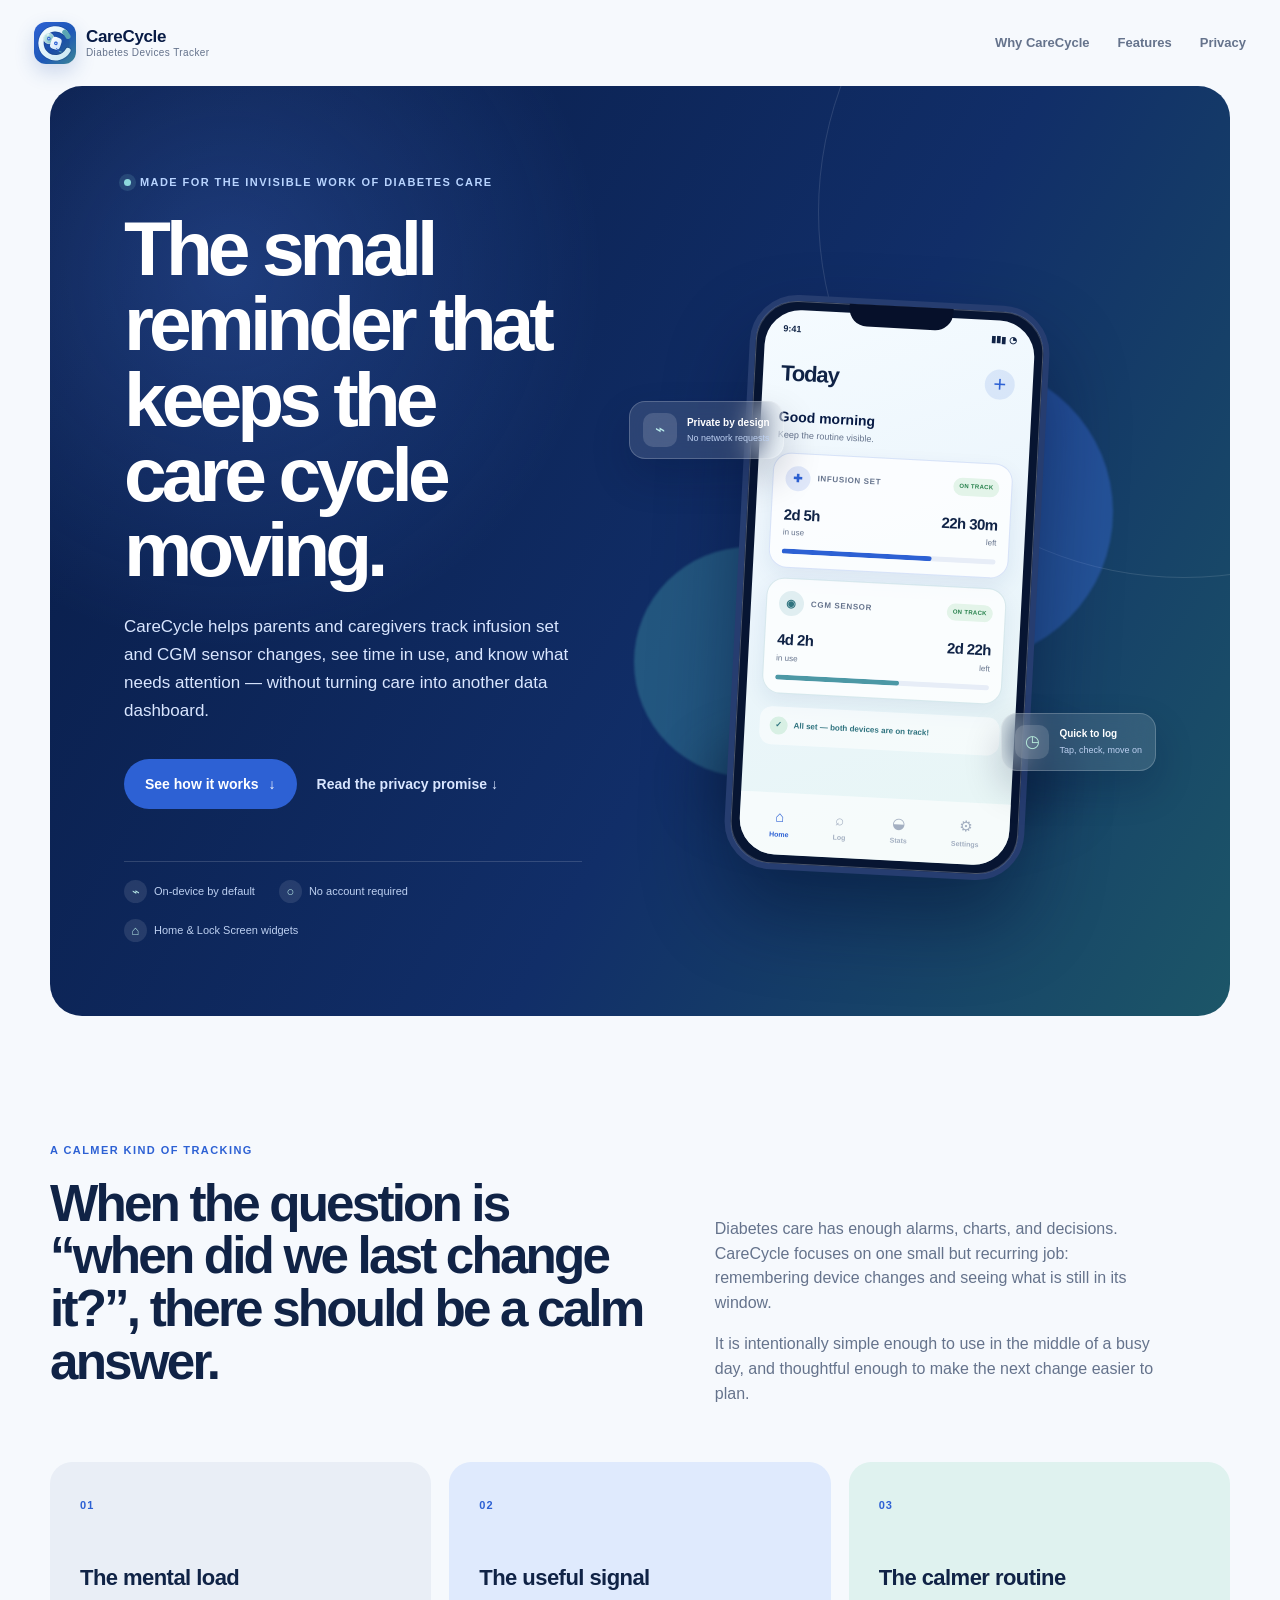
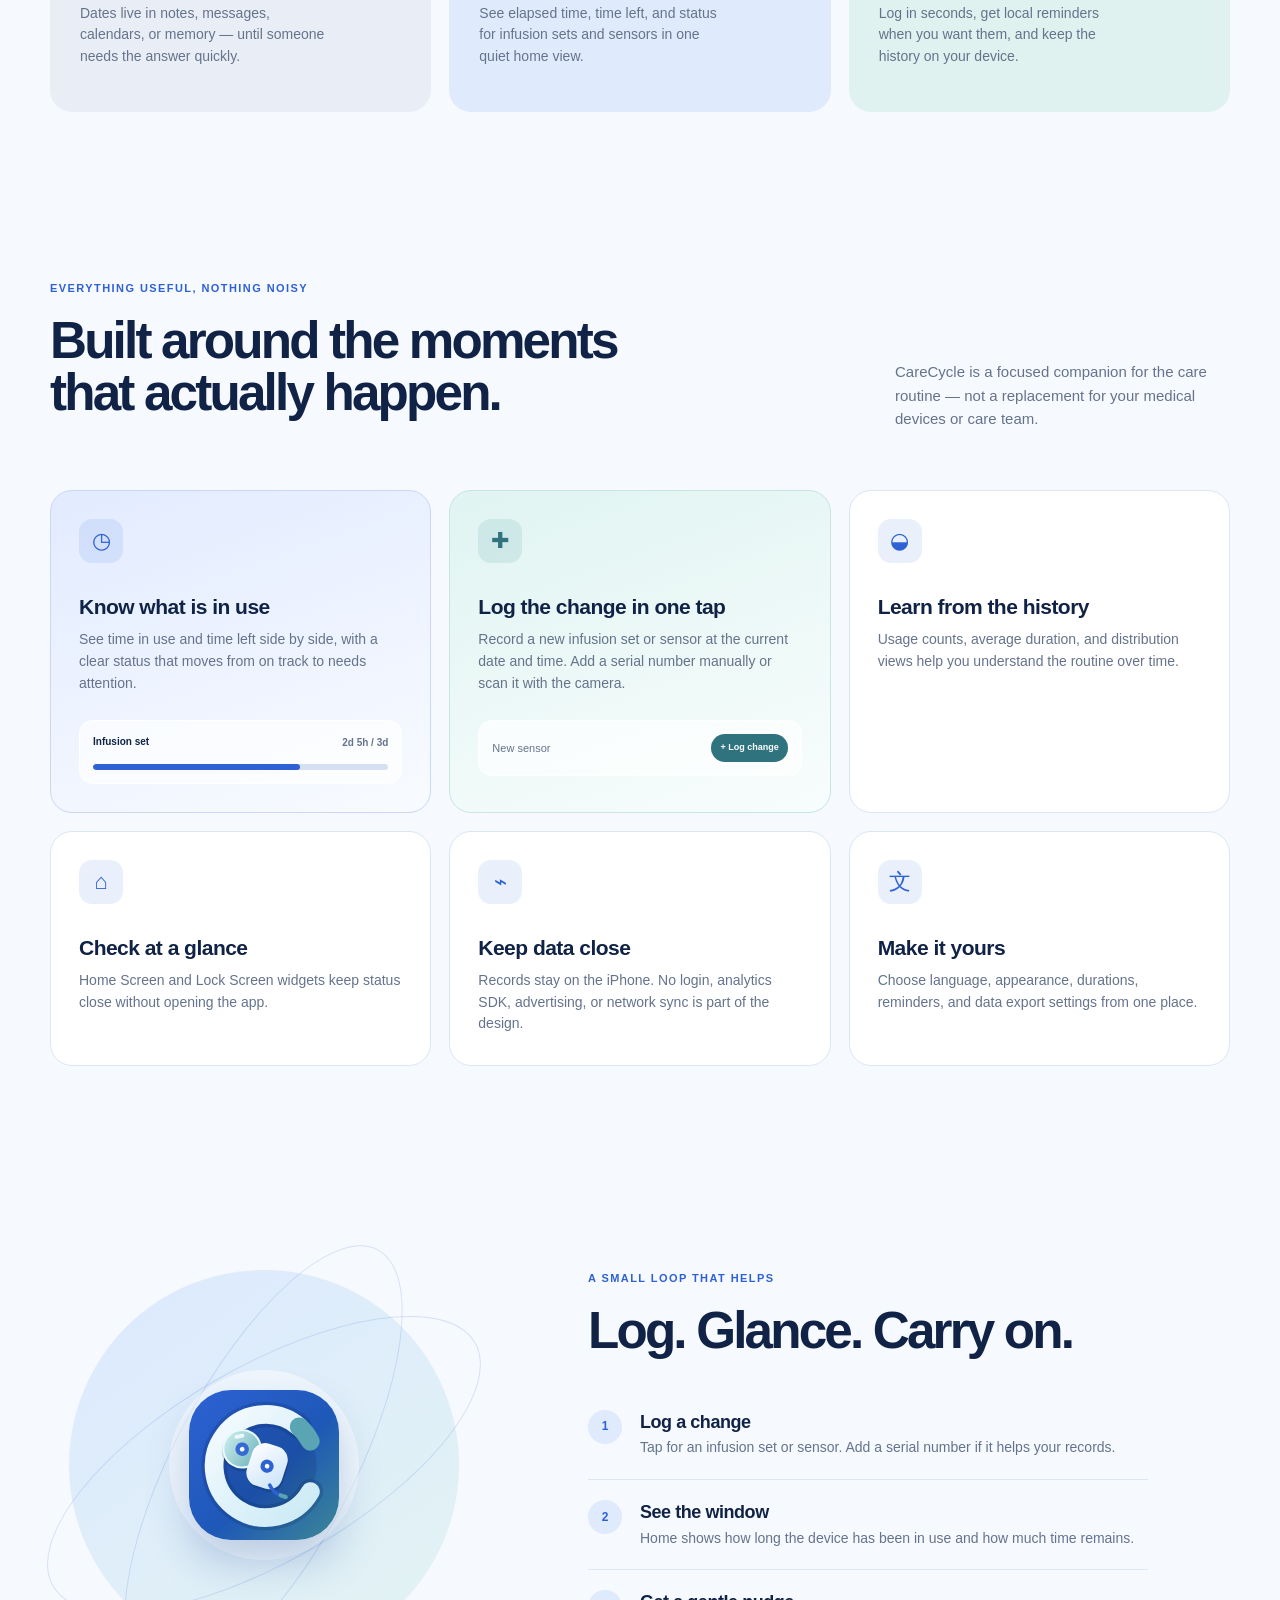
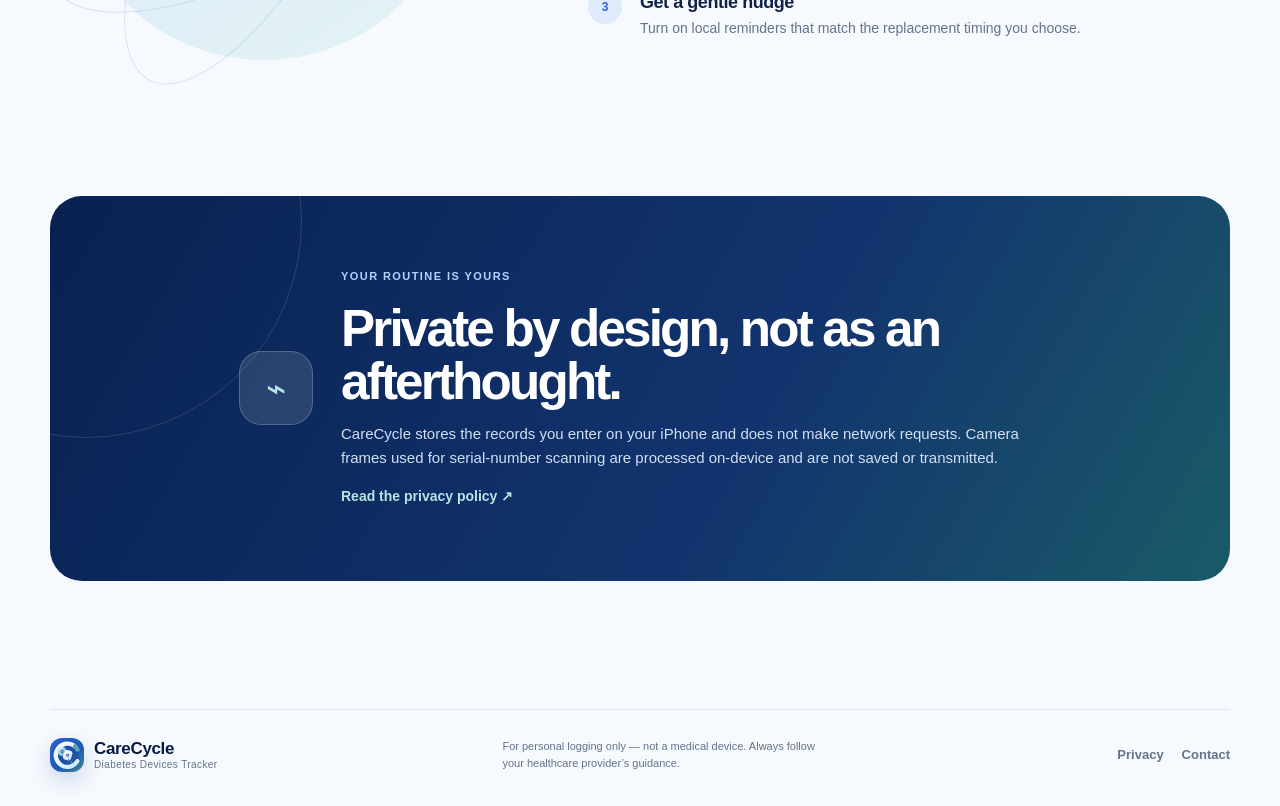
<file: docs/index.html>
<!doctype html>
<html lang="en">
<head>
  <meta charset="utf-8">
  <meta name="viewport" content="width=device-width, initial-scale=1">
  <title>CareCycle — Diabetes device tracking, kept calm</title>
  <meta name="description" content="CareCycle helps parents and caregivers track infusion set and CGM sensor changes, see time in use, and stay on top of replacement routines. Private, on-device, and built for iPhone.">
  <meta name="theme-color" content="#081B45">
  <meta property="og:type" content="website">
  <meta property="og:title" content="CareCycle — Diabetes device tracking, kept calm">
  <meta property="og:description" content="A calm, private way to track infusion set and CGM sensor changes. Built for parents and caregivers on iPhone.">
  <meta property="og:url" content="https://slopezlo.github.io/DiabetesDevicesTracker/">
  <meta property="og:image" content="https://slopezlo.github.io/DiabetesDevicesTracker/assets/carecycle-mark.png">
  <meta name="twitter:card" content="summary">
  <link rel="canonical" href="https://slopezlo.github.io/DiabetesDevicesTracker/">
  <link rel="icon" href="assets/carecycle-mark.svg" type="image/svg+xml">
  <link rel="stylesheet" href="styles.css">
</head>
<body>
  <header class="site-header">
    <a class="brand" href="#top" aria-label="CareCycle home">
      <img src="assets/carecycle-mark.svg" alt="" width="42" height="42">
      <span class="brand-copy">
        <strong>CareCycle</strong>
        <small>Diabetes Devices Tracker</small>
      </span>
    </a>
    <nav class="site-nav" aria-label="Primary navigation">
      <a href="#why">Why CareCycle</a>
      <a href="#features">Features</a>
      <a href="#privacy">Privacy</a>
    </nav>
  </header>

  <main id="top">
    <section class="hero section-shell">
      <div class="hero-copy">
        <p class="eyebrow"><span class="eyebrow-dot"></span> Made for the invisible work of diabetes care</p>
        <h1>The small reminder that keeps the care cycle moving.</h1>
        <p class="hero-lede">CareCycle helps parents and caregivers track infusion set and CGM sensor changes, see time in use, and know what needs attention — without turning care into another data dashboard.</p>
        <div class="hero-actions">
          <a class="button button-primary" href="#features">See how it works <span aria-hidden="true">↓</span></a>
          <a class="text-link" href="#privacy">Read the privacy promise <span aria-hidden="true">↓</span></a>
        </div>
        <div class="proof-row" aria-label="Product highlights">
          <span><i class="proof-icon">⌁</i> On-device by default</span>
          <span><i class="proof-icon">○</i> No account required</span>
          <span><i class="proof-icon">⌂</i> Home &amp; Lock Screen widgets</span>
        </div>
      </div>

      <div class="hero-art" aria-label="Illustration of the CareCycle app showing infusion set and sensor status cards" role="img">
        <div class="glow glow-blue"></div>
        <div class="glow glow-teal"></div>
        <div class="phone-shadow"></div>
        <div class="phone">
          <div class="phone-frame">
            <div class="phone-island"></div>
            <div class="phone-screen">
              <div class="phone-statusbar"><span>9:41</span><span>▮▮▮ ◔</span></div>
              <div class="phone-toolbar"><span class="toolbar-title">Today</span><span class="toolbar-add">+</span></div>
              <div class="phone-content">
                <div class="phone-greeting">Good morning<span>Keep the routine visible.</span></div>
                <div class="status-card status-card-blue">
                  <div class="status-top"><span class="device-badge device-badge-blue">✚</span><span class="device-label">Infusion Set</span><span class="status-pill">ON TRACK</span></div>
                  <div class="status-values"><div><strong>2d 5h</strong><span>in use</span></div><div class="align-right"><strong>22h 30m</strong><span>left</span></div></div>
                  <div class="progress"><span class="progress-blue"></span></div>
                </div>
                <div class="status-card status-card-teal">
                  <div class="status-top"><span class="device-badge device-badge-teal">◉</span><span class="device-label">CGM Sensor</span><span class="status-pill">ON TRACK</span></div>
                  <div class="status-values"><div><strong>4d 2h</strong><span>in use</span></div><div class="align-right"><strong>2d 22h</strong><span>left</span></div></div>
                  <div class="progress"><span class="progress-teal"></span></div>
                </div>
                <div class="phone-summary"><span class="summary-check">✓</span><span>All set — both devices are on track!</span></div>
                <div class="phone-tabbar"><span class="active">⌂<small>Home</small></span><span>⌕<small>Log</small></span><span>◒<small>Stats</small></span><span>⚙<small>Settings</small></span></div>
              </div>
            </div>
          </div>
        </div>
        <div class="floating-note floating-note-top"><span class="note-icon">⌁</span><span><strong>Private by design</strong><small>No network requests</small></span></div>
        <div class="floating-note floating-note-bottom"><span class="note-icon note-icon-teal">◷</span><span><strong>Quick to log</strong><small>Tap, check, move on</small></span></div>
      </div>
    </section>

    <section class="intro section-shell" id="why">
      <div class="section-kicker">A calmer kind of tracking</div>
      <div class="intro-grid">
        <h2>When the question is “when did we last change it?”, there should be a calm answer.</h2>
        <div class="intro-copy">
          <p>Diabetes care has enough alarms, charts, and decisions. CareCycle focuses on one small but recurring job: remembering device changes and seeing what is still in its window.</p>
          <p>It is intentionally simple enough to use in the middle of a busy day, and thoughtful enough to make the next change easier to plan.</p>
        </div>
      </div>
      <div class="story-grid">
        <article class="story-card story-card-muted"><span class="story-number">01</span><h3>The mental load</h3><p>Dates live in notes, messages, calendars, or memory — until someone needs the answer quickly.</p></article>
        <article class="story-card story-card-blue"><span class="story-number">02</span><h3>The useful signal</h3><p>See elapsed time, time left, and status for infusion sets and sensors in one quiet home view.</p></article>
        <article class="story-card story-card-teal"><span class="story-number">03</span><h3>The calmer routine</h3><p>Log in seconds, get local reminders when you want them, and keep the history on your device.</p></article>
      </div>
    </section>

    <section class="feature-section section-shell" id="features">
      <div class="section-heading">
        <div>
          <div class="section-kicker">Everything useful, nothing noisy</div>
          <h2>Built around the moments that actually happen.</h2>
        </div>
        <p>CareCycle is a focused companion for the care routine — not a replacement for your medical devices or care team.</p>
      </div>
      <div class="feature-grid">
        <article class="feature-card feature-card-wide feature-card-blue"><div class="feature-icon">◷</div><h3>Know what is in use</h3><p>See time in use and time left side by side, with a clear status that moves from on track to needs attention.</p><div class="mini-timeline"><span class="timeline-label">Infusion set</span><span class="timeline-value">2d 5h / 3d</span><span class="timeline-track"><i></i></span></div></article>
        <article class="feature-card feature-card-wide feature-card-teal"><div class="feature-icon">✚</div><h3>Log the change in one tap</h3><p>Record a new infusion set or sensor at the current date and time. Add a serial number manually or scan it with the camera.</p><div class="mini-log"><span>New sensor</span><strong>+ Log change</strong></div></article>
        <article class="feature-card"><div class="feature-icon">◒</div><h3>Learn from the history</h3><p>Usage counts, average duration, and distribution views help you understand the routine over time.</p></article>
        <article class="feature-card"><div class="feature-icon">⌂</div><h3>Check at a glance</h3><p>Home Screen and Lock Screen widgets keep status close without opening the app.</p></article>
        <article class="feature-card"><div class="feature-icon">⌁</div><h3>Keep data close</h3><p>Records stay on the iPhone. No login, analytics SDK, advertising, or network sync is part of the design.</p></article>
        <article class="feature-card"><div class="feature-icon">文</div><h3>Make it yours</h3><p>Choose language, appearance, durations, reminders, and data export settings from one place.</p></article>
      </div>
    </section>

    <section class="steps-section section-shell">
      <div class="steps-art" aria-hidden="true">
        <div class="step-orbit step-orbit-one"></div>
        <div class="step-orbit step-orbit-two"></div>
        <img src="assets/carecycle-mark.svg" alt="" width="150" height="150">
      </div>
      <div class="steps-copy">
        <div class="section-kicker">A small loop that helps</div>
        <h2>Log. Glance. Carry on.</h2>
        <ol class="steps-list">
          <li><span>1</span><div><h3>Log a change</h3><p>Tap for an infusion set or sensor. Add a serial number if it helps your records.</p></div></li>
          <li><span>2</span><div><h3>See the window</h3><p>Home shows how long the device has been in use and how much time remains.</p></div></li>
          <li><span>3</span><div><h3>Get a gentle nudge</h3><p>Turn on local reminders that match the replacement timing you choose.</p></div></li>
        </ol>
      </div>
    </section>

    <section class="privacy-section section-shell" id="privacy">
      <div class="privacy-card">
        <div class="privacy-lock" aria-hidden="true">⌁</div>
        <div>
          <div class="section-kicker">Your routine is yours</div>
          <h2>Private by design, not as an afterthought.</h2>
          <p>CareCycle stores the records you enter on your iPhone and does not make network requests. Camera frames used for serial-number scanning are processed on-device and are not saved or transmitted.</p>
          <a class="text-link text-link-light" href="privacy.html">Read the privacy policy <span aria-hidden="true">↗</span></a>
        </div>
      </div>
    </section>

  </main>

  <footer class="site-footer section-shell">
    <div class="footer-brand"><img src="assets/carecycle-mark.svg" alt="" width="34" height="34"><span><strong>CareCycle</strong><small>Diabetes Devices Tracker</small></span></div>
    <p>For personal logging only — not a medical device. Always follow your healthcare provider’s guidance.</p>
    <div class="footer-links"><a href="privacy.html">Privacy</a><a href="mailto:DiabDevTracker@gmail.com">Contact</a></div>
  </footer>
</body>
</html>
</file>
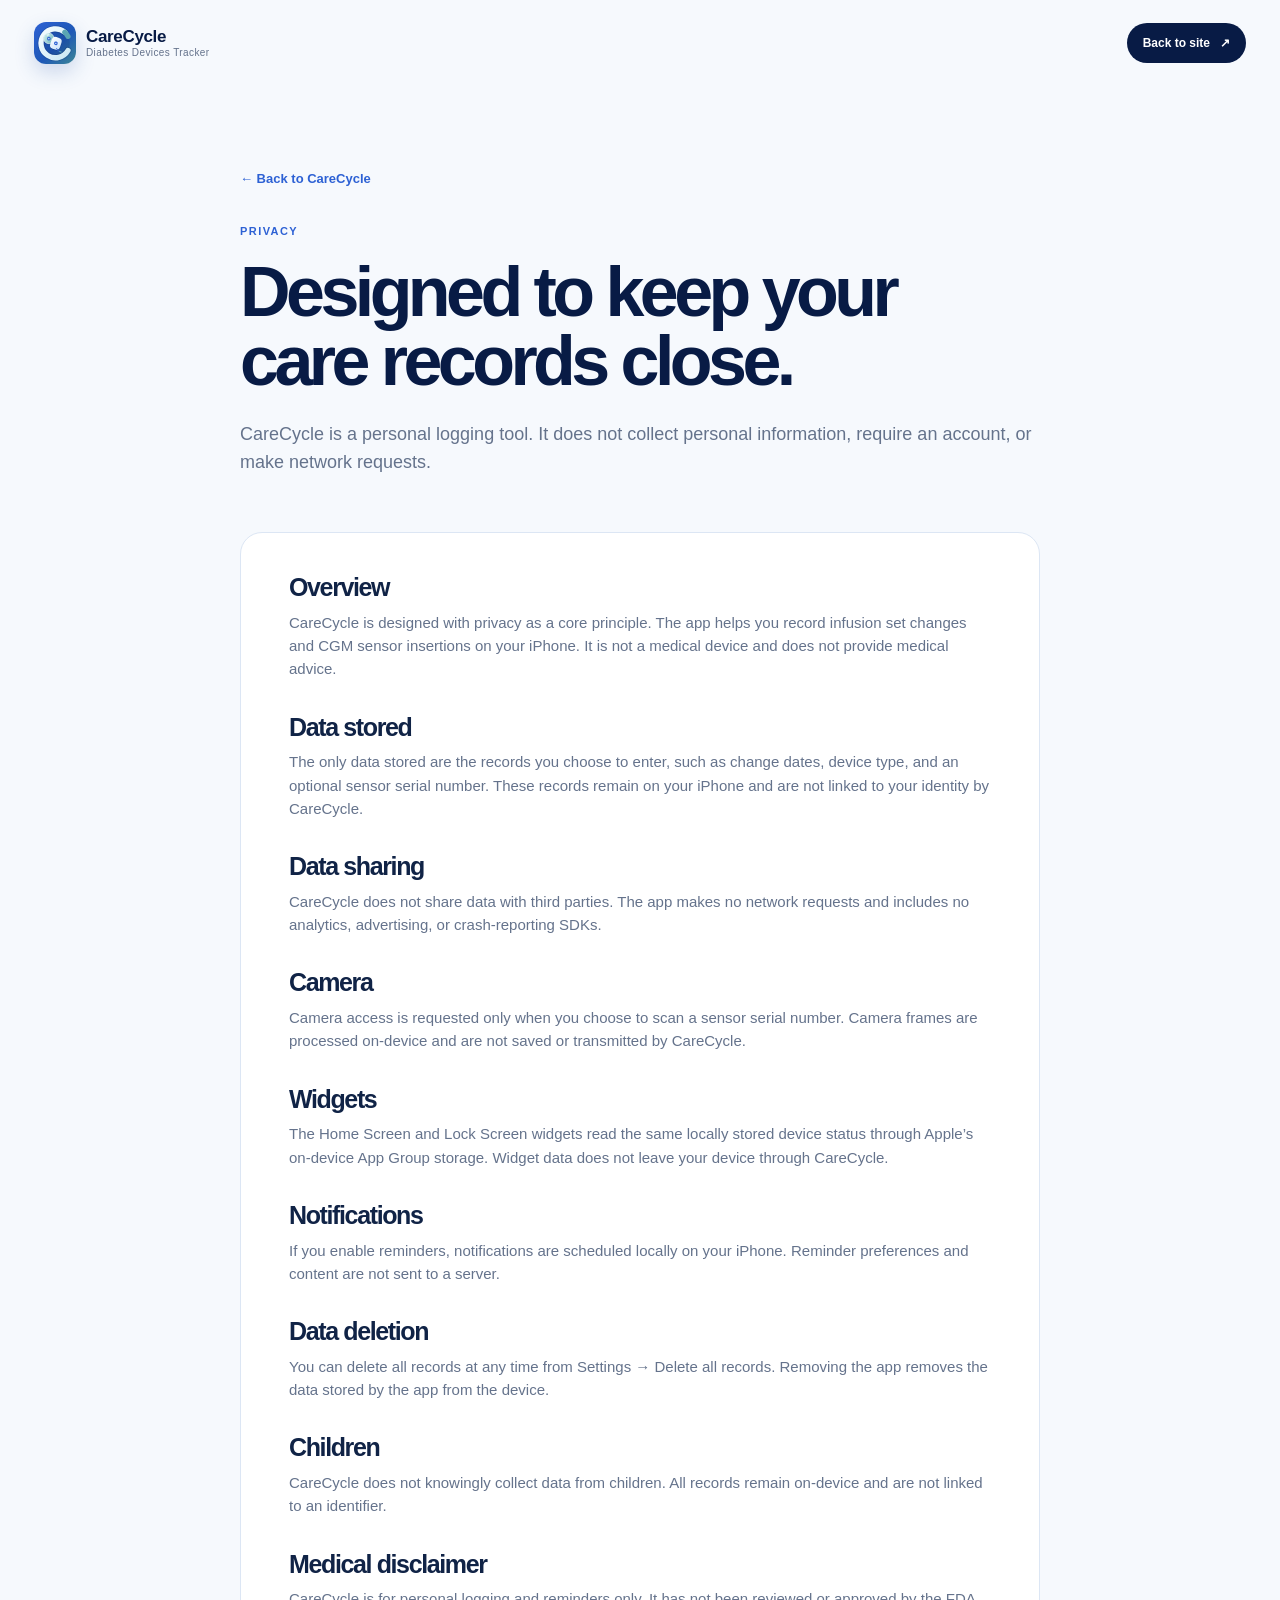
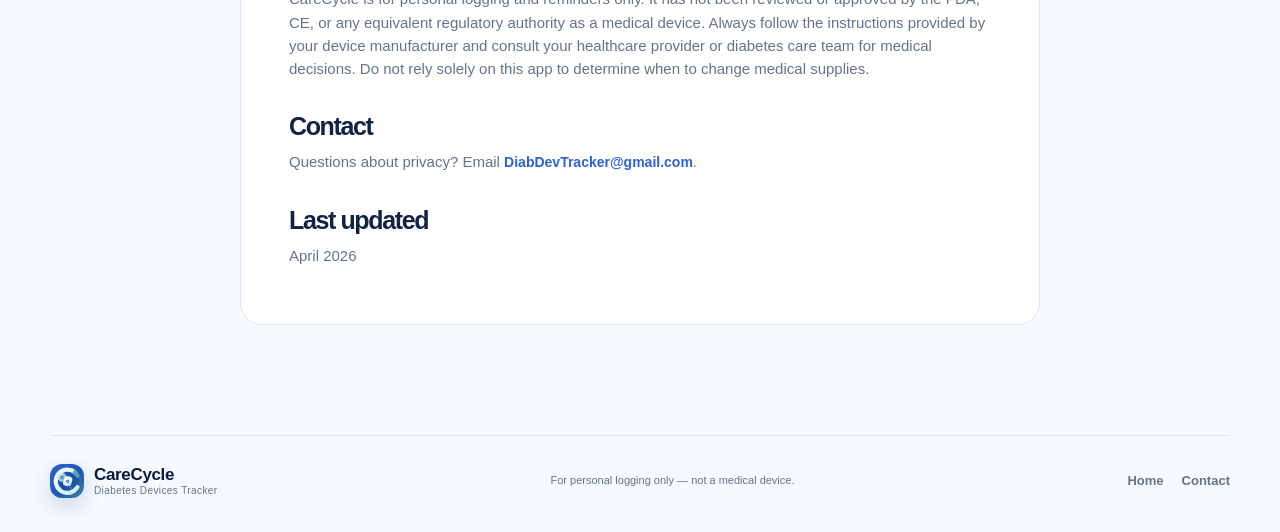
<file: docs/privacy.html>
<!doctype html>
<html lang="en">
<head>
  <meta charset="utf-8">
  <meta name="viewport" content="width=device-width, initial-scale=1">
  <title>Privacy — CareCycle</title>
  <meta name="description" content="Privacy policy for CareCycle, the Diabetes Devices Tracker for iPhone.">
  <meta name="theme-color" content="#081B45">
  <link rel="icon" href="assets/carecycle-mark.svg" type="image/svg+xml">
  <link rel="stylesheet" href="styles.css">
</head>
<body>
  <header class="site-header">
    <a class="brand" href="index.html" aria-label="CareCycle home">
      <img src="assets/carecycle-mark.svg" alt="" width="42" height="42">
      <span class="brand-copy"><strong>CareCycle</strong><small>Diabetes Devices Tracker</small></span>
    </a>
    <a class="button button-small button-dark" href="index.html">Back to site <span aria-hidden="true">↗</span></a>
  </header>

  <main class="policy-shell section-shell">
    <a class="policy-back text-link" href="index.html">← Back to CareCycle</a>
    <div class="section-kicker">Privacy</div>
    <h1>Designed to keep your care records close.</h1>
    <p class="policy-lede">CareCycle is a personal logging tool. It does not collect personal information, require an account, or make network requests.</p>
    <article class="policy-content">
      <h2>Overview</h2>
      <p>CareCycle is designed with privacy as a core principle. The app helps you record infusion set changes and CGM sensor insertions on your iPhone. It is not a medical device and does not provide medical advice.</p>

      <h2>Data stored</h2>
      <p>The only data stored are the records you choose to enter, such as change dates, device type, and an optional sensor serial number. These records remain on your iPhone and are not linked to your identity by CareCycle.</p>

      <h2>Data sharing</h2>
      <p>CareCycle does not share data with third parties. The app makes no network requests and includes no analytics, advertising, or crash-reporting SDKs.</p>

      <h2>Camera</h2>
      <p>Camera access is requested only when you choose to scan a sensor serial number. Camera frames are processed on-device and are not saved or transmitted by CareCycle.</p>

      <h2>Widgets</h2>
      <p>The Home Screen and Lock Screen widgets read the same locally stored device status through Apple’s on-device App Group storage. Widget data does not leave your device through CareCycle.</p>

      <h2>Notifications</h2>
      <p>If you enable reminders, notifications are scheduled locally on your iPhone. Reminder preferences and content are not sent to a server.</p>

      <h2>Data deletion</h2>
      <p>You can delete all records at any time from Settings → Delete all records. Removing the app removes the data stored by the app from the device.</p>

      <h2>Children</h2>
      <p>CareCycle does not knowingly collect data from children. All records remain on-device and are not linked to an identifier.</p>

      <h2>Medical disclaimer</h2>
      <p>CareCycle is for personal logging and reminders only. It has not been reviewed or approved by the FDA, CE, or any equivalent regulatory authority as a medical device. Always follow the instructions provided by your device manufacturer and consult your healthcare provider or diabetes care team for medical decisions. Do not rely solely on this app to determine when to change medical supplies.</p>

      <h2>Contact</h2>
      <p>Questions about privacy? Email <a class="text-link" href="mailto:DiabDevTracker@gmail.com">DiabDevTracker@gmail.com</a>.</p>

      <h2>Last updated</h2>
      <p>April 2026</p>
    </article>
  </main>

  <footer class="site-footer section-shell">
    <div class="footer-brand"><img src="assets/carecycle-mark.svg" alt="" width="34" height="34"><span><strong>CareCycle</strong><small>Diabetes Devices Tracker</small></span></div>
    <p>For personal logging only — not a medical device.</p>
    <div class="footer-links"><a href="index.html">Home</a><a href="mailto:DiabDevTracker@gmail.com">Contact</a></div>
  </footer>
</body>
</html>
</file>
<file: docs/styles.css>
:root {
  --navy: #081b45;
  --navy-2: #102960;
  --blue: #2d61d4;
  --blue-dark: #1f4dad;
  --teal: #4c98a5;
  --teal-dark: #2f737f;
  --ink: #102346;
  --muted: #65738c;
  --line: #dce6f4;
  --paper: #f6f9fd;
  --white: #ffffff;
  --shadow: 0 24px 80px rgba(23, 56, 118, 0.14);
  --radius-lg: 32px;
  --radius-md: 22px;
  --radius-sm: 14px;
  --max-width: 1180px;
}

* { box-sizing: border-box; }

html { scroll-behavior: smooth; }

body {
  margin: 0;
  color: var(--ink);
  background: var(--paper);
  font-family: -apple-system, BlinkMacSystemFont, "SF Pro Display", "Segoe UI", sans-serif;
  line-height: 1.55;
  -webkit-font-smoothing: antialiased;
}

a { color: inherit; text-decoration: none; }

img { display: block; max-width: 100%; }

.section-shell { width: min(calc(100% - 48px), var(--max-width)); margin: 0 auto; }

.site-header {
  align-items: center;
  display: flex;
  gap: 32px;
  justify-content: space-between;
  margin: 0 auto;
  padding: 22px 24px;
  width: min(100%, 1260px);
}

.brand, .footer-brand { align-items: center; display: inline-flex; gap: 10px; }
.brand img, .footer-brand img { border-radius: 12px; box-shadow: 0 8px 20px rgba(35, 79, 167, 0.2); }
.brand-copy, .footer-brand span { display: grid; gap: 0; line-height: 1.15; }
.brand-copy strong, .footer-brand strong { color: var(--navy); font-size: 17px; letter-spacing: -0.02em; }
.brand-copy small, .footer-brand small { color: var(--muted); font-size: 10px; letter-spacing: 0.04em; }
.site-nav { align-items: center; display: flex; gap: 28px; margin-left: auto; }
.site-nav a, .footer-links a { color: var(--muted); font-size: 13px; font-weight: 600; transition: color 180ms ease; }
.site-nav a:hover, .footer-links a:hover { color: var(--blue); }

.button {
  align-items: center;
  border-radius: 999px;
  display: inline-flex;
  font-size: 14px;
  font-weight: 700;
  gap: 10px;
  justify-content: center;
  min-height: 50px;
  padding: 0 21px;
  transition: box-shadow 180ms ease, transform 180ms ease, background 180ms ease;
}
.button:hover { box-shadow: 0 12px 24px rgba(24, 69, 150, 0.18); transform: translateY(-2px); }
.button-small { font-size: 12px; min-height: 40px; padding: 0 16px; }
.button-primary { background: var(--blue); color: var(--white); }
.button-primary:hover { background: var(--blue-dark); }
.button-dark { background: var(--navy); color: var(--white); }
.button-outline { border: 1px solid rgba(255,255,255,0.35); color: var(--white); }
.button-outline:hover { background: rgba(255,255,255,0.12); }

.hero {
  align-items: center;
  background: radial-gradient(circle at 15% 20%, rgba(86, 140, 255, 0.26), transparent 30%), linear-gradient(120deg, #081b45 0%, #112e68 58%, #1c5668 100%);
  border-radius: var(--radius-lg);
  color: var(--white);
  display: grid;
  gap: 36px;
  grid-template-columns: minmax(0, 0.92fr) minmax(420px, 1.08fr);
  min-height: 680px;
  overflow: hidden;
  padding: 88px 74px 74px;
  position: relative;
}
.hero::before { border: 1px solid rgba(255,255,255,0.12); border-radius: 50%; content: ""; height: 730px; position: absolute; right: -320px; top: -240px; width: 730px; }
.hero-copy { max-width: 560px; position: relative; z-index: 2; }
.eyebrow, .section-kicker { font-size: 11px; font-weight: 800; letter-spacing: 0.13em; text-transform: uppercase; }
.eyebrow { align-items: center; color: #b8d4ff; display: flex; gap: 9px; margin: 0 0 20px; }
.eyebrow-dot { background: #8dd9dc; border-radius: 99px; box-shadow: 0 0 0 5px rgba(141,217,220,0.14); height: 7px; width: 7px; }
h1, h2, h3, p { margin-top: 0; }
h1 { font-size: clamp(45px, 6vw, 78px); letter-spacing: -0.065em; line-height: 0.98; margin-bottom: 26px; max-width: 650px; }
h2 { font-size: clamp(34px, 4vw, 52px); letter-spacing: -0.055em; line-height: 1.03; margin-bottom: 18px; }
h3 { letter-spacing: -0.025em; line-height: 1.15; }
.hero-lede { color: #d9e6ff; font-size: 17px; line-height: 1.65; max-width: 515px; }
.hero-actions, .final-actions { align-items: center; display: flex; flex-wrap: wrap; gap: 20px; margin-top: 34px; }
.text-link { color: var(--blue); font-size: 14px; font-weight: 800; }
.hero .text-link { color: #d9e6ff; }
.text-link:hover { text-decoration: underline; text-underline-offset: 4px; }
.proof-row { border-top: 1px solid rgba(255,255,255,0.15); color: #bdd0f1; display: flex; flex-wrap: wrap; font-size: 11px; gap: 16px 24px; margin-top: 52px; padding-top: 18px; }
.proof-row span { align-items: center; display: inline-flex; gap: 7px; }
.proof-icon { align-items: center; background: rgba(255,255,255,0.1); border-radius: 50%; color: #b6e7e6; display: inline-flex; font-size: 13px; font-style: normal; height: 23px; justify-content: center; width: 23px; }

.hero-art { min-height: 560px; position: relative; }
.phone-shadow { background: #041331; border-radius: 50%; bottom: 10px; filter: blur(28px); height: 90px; left: 50%; opacity: 0.5; position: absolute; transform: translateX(-50%); width: 360px; }
.phone { left: 50%; position: absolute; top: 22px; transform: translateX(-50%) rotate(3deg); z-index: 2; }
.phone-frame { background: #071532; border: 6px solid #263d70; border-radius: 48px; box-shadow: 0 42px 80px rgba(3,13,44,0.45), inset 0 0 0 1px rgba(255,255,255,0.16); height: 575px; padding: 9px; position: relative; width: 300px; }
.phone-frame::after { border: 1px solid rgba(255,255,255,0.14); border-radius: 40px; content: ""; inset: 0; pointer-events: none; position: absolute; }
.phone-island { background: #06102a; border-radius: 0 0 18px 18px; height: 22px; left: 50%; position: absolute; top: 0; transform: translateX(-50%); width: 104px; z-index: 3; }
.phone-screen { background: linear-gradient(160deg, #f5fbff, #ebf5fc 48%, #e7f6f4); border-radius: 36px; color: var(--ink); height: 100%; overflow: hidden; position: relative; }
.phone-statusbar { display: flex; font-size: 9px; font-weight: 800; justify-content: space-between; padding: 13px 18px 0; }
.phone-toolbar { align-items: center; display: flex; justify-content: space-between; padding: 20px 18px 12px; }
.toolbar-title { font-size: 22px; font-weight: 800; letter-spacing: -0.05em; }
.toolbar-add { align-items: center; background: rgba(45,97,212,0.12); border-radius: 50%; color: var(--blue); display: flex; font-size: 22px; height: 30px; justify-content: center; width: 30px; }
.phone-content { padding: 0 15px; }
.phone-greeting { color: var(--navy); font-size: 14px; font-weight: 800; line-height: 1.2; padding: 6px 3px 12px; }
.phone-greeting span { color: var(--muted); display: block; font-size: 9px; font-weight: 500; margin-top: 4px; }
.status-card { background: rgba(255,255,255,0.75); border: 1px solid rgba(255,255,255,0.95); border-radius: 18px; box-shadow: 0 8px 20px rgba(30,67,128,0.08); margin-bottom: 10px; padding: 12px 12px 13px; }
.status-card-blue { border-color: rgba(45,97,212,0.17); }.status-card-teal { border-color: rgba(76,152,165,0.2); }
.status-top { align-items: center; display: flex; gap: 7px; }.device-badge { align-items: center; border-radius: 50%; display: inline-flex; font-size: 11px; font-weight: 900; height: 25px; justify-content: center; width: 25px; }.device-badge-blue { background: rgba(45,97,212,0.13); color: var(--blue); }.device-badge-teal { background: rgba(76,152,165,0.15); color: var(--teal-dark); }.device-label { color: var(--muted); font-size: 8px; font-weight: 800; letter-spacing: 0.08em; text-transform: uppercase; }.status-pill { background: #e3f4e9; border-radius: 999px; color: #27814c; font-size: 6px; font-weight: 900; letter-spacing: 0.05em; margin-left: auto; padding: 4px 6px; }.status-values { display: flex; justify-content: space-between; padding: 12px 0 10px; }.status-values div { display: grid; gap: 1px; }.status-values strong { font-size: 15px; letter-spacing: -0.04em; }.status-values span { color: var(--muted); font-size: 8px; }.align-right { text-align: right; }.progress { background: #e7edf7; border-radius: 99px; height: 5px; overflow: hidden; }.progress span { border-radius: inherit; display: block; height: 100%; }.progress-blue { background: var(--blue); width: 70%; }.progress-teal { background: var(--teal); width: 58%; }
.phone-summary { align-items: center; background: rgba(255,255,255,0.55); border-radius: 12px; color: var(--teal-dark); display: flex; font-size: 8px; font-weight: 800; gap: 6px; margin-top: 13px; padding: 10px; }.summary-check { align-items: center; background: #d8f0e4; border-radius: 50%; display: inline-flex; height: 18px; justify-content: center; width: 18px; }
.phone-tabbar { background: rgba(255,255,255,0.62); bottom: 0; display: flex; justify-content: space-around; left: 0; padding: 12px 8px 14px; position: absolute; right: 0; }.phone-tabbar span { color: #a3afc1; display: grid; font-size: 15px; gap: 2px; justify-items: center; }.phone-tabbar small { font-size: 7px; font-weight: 600; }.phone-tabbar .active { color: var(--blue); }
.glow { border-radius: 50%; filter: blur(1px); position: absolute; }.glow-blue { background: rgba(70,124,255,0.32); height: 300px; right: 8%; top: 15%; width: 300px; }.glow-teal { background: rgba(96,219,212,0.24); bottom: 11%; height: 230px; left: 3%; width: 230px; }
.floating-note { align-items: center; backdrop-filter: blur(16px); background: rgba(255,255,255,0.12); border: 1px solid rgba(255,255,255,0.2); border-radius: 16px; box-shadow: 0 18px 38px rgba(4,16,49,0.2); display: flex; gap: 10px; padding: 11px 13px; position: absolute; z-index: 4; }.floating-note strong, .floating-note small { display: block; }.floating-note strong { font-size: 10px; }.floating-note small { color: #bdd0f1; font-size: 9px; margin-top: 2px; }.floating-note-top { left: 2%; top: 22%; }.floating-note-bottom { bottom: 12%; right: 0; }.note-icon { align-items: center; background: rgba(255,255,255,0.14); border-radius: 10px; color: #b7e8ea; display: inline-flex; font-size: 17px; height: 34px; justify-content: center; width: 34px; }.note-icon-teal { color: #b4e8d9; }

.intro { padding: 126px 0 96px; }.section-kicker { color: var(--blue); margin-bottom: 18px; }.intro-grid { align-items: end; display: grid; gap: 60px; grid-template-columns: 1.08fr 0.92fr; }.intro h2 { max-width: 620px; }.intro-copy { color: var(--muted); font-size: 16px; max-width: 440px; }.intro-copy p:last-child { margin-bottom: 0; }.story-grid { display: grid; gap: 18px; grid-template-columns: repeat(3, 1fr); margin-top: 56px; }.story-card { border-radius: var(--radius-md); min-height: 245px; padding: 30px; }.story-card h3 { font-size: 22px; margin: 48px 0 12px; }.story-card p { color: var(--muted); font-size: 14px; max-width: 250px; }.story-card-blue { background: #dfeafd; }.story-card-teal { background: #dff2ef; }.story-card-muted { background: #e9eef6; }.story-number { color: var(--blue); font-size: 11px; font-weight: 900; letter-spacing: 0.1em; }

.feature-section { padding: 72px 0 128px; }.section-heading { align-items: end; display: flex; gap: 50px; justify-content: space-between; }.section-heading > div { max-width: 650px; }.section-heading > p { color: var(--muted); font-size: 15px; margin: 0 0 8px; max-width: 335px; }.feature-grid { display: grid; gap: 18px; grid-template-columns: repeat(3, 1fr); margin-top: 52px; }.feature-card { background: var(--white); border: 1px solid var(--line); border-radius: var(--radius-md); min-height: 235px; padding: 28px; }.feature-card-wide { grid-column: span 1; min-height: 310px; }.feature-card-blue { background: linear-gradient(160deg, #e2ebff, #f8fbff); border-color: #c8d8f6; }.feature-card-teal { background: linear-gradient(160deg, #e0f4f1, #f8fdfd); border-color: #c7e6e2; }.feature-icon { align-items: center; background: rgba(45,97,212,0.1); border-radius: 13px; color: var(--blue); display: flex; font-size: 22px; height: 44px; justify-content: center; margin-bottom: 32px; width: 44px; }.feature-card-teal .feature-icon { background: rgba(76,152,165,0.14); color: var(--teal-dark); }.feature-card h3 { font-size: 21px; margin: 0 0 10px; }.feature-card p { color: var(--muted); font-size: 14px; margin-bottom: 0; }.mini-timeline, .mini-log { background: rgba(255,255,255,0.64); border: 1px solid rgba(255,255,255,0.82); border-radius: 14px; margin-top: 26px; padding: 13px; }.mini-timeline { display: grid; gap: 7px; }.timeline-label, .timeline-value { font-size: 10px; font-weight: 800; }.timeline-value { color: var(--muted); font-weight: 600; justify-self: end; margin-top: -22px; }.timeline-track { background: #d5e0f2; border-radius: 99px; display: block; height: 6px; overflow: hidden; }.timeline-track i { background: var(--blue); border-radius: inherit; display: block; height: 100%; width: 70%; }.mini-log { align-items: center; display: flex; font-size: 11px; justify-content: space-between; }.mini-log span { color: var(--muted); }.mini-log strong { background: var(--teal-dark); border-radius: 999px; color: var(--white); font-size: 9px; padding: 7px 9px; }

.steps-section { align-items: center; display: grid; gap: 110px; grid-template-columns: 0.8fr 1.2fr; padding: 76px 0 136px; }.steps-art { align-items: center; background: linear-gradient(145deg, #dce9ff, #e2f3f2); border-radius: 50%; display: flex; height: min(390px, 75vw); justify-content: center; justify-self: center; position: relative; width: min(390px, 75vw); }.steps-art::after { background: rgba(255,255,255,0.5); border-radius: 50%; content: ""; height: 190px; position: absolute; width: 190px; }.steps-art img { border-radius: 42px; box-shadow: 0 22px 40px rgba(34, 81, 164, 0.25); position: relative; z-index: 2; }.step-orbit { border: 1px solid rgba(45,97,212,0.16); border-radius: 50%; position: absolute; }.step-orbit-one { height: 125%; transform: rotate(28deg); width: 46%; }.step-orbit-two { height: 50%; transform: rotate(-30deg); width: 125%; }.steps-copy { max-width: 560px; }.steps-list { list-style: none; margin: 32px 0 0; padding: 0; }.steps-list li { align-items: flex-start; display: flex; gap: 18px; padding: 20px 0; }.steps-list li + li { border-top: 1px solid var(--line); }.steps-list li > span { align-items: center; background: #dfeafd; border-radius: 50%; color: var(--blue); display: flex; flex: 0 0 34px; font-size: 12px; font-weight: 900; height: 34px; justify-content: center; }.steps-list h3 { font-size: 18px; margin: 2px 0 5px; }.steps-list p { color: var(--muted); font-size: 14px; margin: 0; }

.privacy-section { padding: 0 0 128px; }.privacy-card { align-items: center; background: linear-gradient(120deg, #092151, #12346e 60%, #1a5b67); border-radius: var(--radius-lg); color: var(--white); display: flex; gap: 28px; justify-content: center; overflow: hidden; padding: 72px 86px; position: relative; }.privacy-card::before { border: 1px solid rgba(255,255,255,0.13); border-radius: 50%; content: ""; height: 430px; left: -180px; position: absolute; top: -190px; width: 430px; }.privacy-card > div:last-child { max-width: 700px; position: relative; }.privacy-lock { align-items: center; background: rgba(255,255,255,0.12); border: 1px solid rgba(255,255,255,0.2); border-radius: 22px; color: #b5e6e5; display: flex; flex: 0 0 74px; font-size: 34px; height: 74px; justify-content: center; }.privacy-card .section-kicker { color: #b5d0ff; }.privacy-card h2 { margin-bottom: 14px; }.privacy-card p { color: #d2dff5; font-size: 15px; max-width: 690px; }.text-link-light { color: #b5e6e5; }

.final-cta { padding: 0 0 96px; }.final-cta-card { align-items: center; background: var(--white); border: 1px solid var(--line); border-radius: var(--radius-lg); box-shadow: var(--shadow); display: flex; gap: 50px; justify-content: space-between; padding: 52px 60px; }.final-cta-card h2 { font-size: clamp(30px, 4vw, 44px); margin-bottom: 12px; max-width: 600px; }.final-cta-card p { color: var(--muted); margin-bottom: 0; max-width: 540px; }.final-actions { flex: 0 0 auto; margin: 0; }
.site-footer { align-items: center; border-top: 1px solid var(--line); display: flex; gap: 24px; justify-content: space-between; padding-bottom: 34px; padding-top: 28px; }.site-footer > p { color: var(--muted); font-size: 11px; margin: 0; max-width: 330px; }.footer-links { display: flex; gap: 18px; }

.policy-shell { max-width: 800px; padding: 80px 0 110px; }.policy-shell h1 { color: var(--navy); font-size: clamp(42px, 7vw, 70px); max-width: 760px; }.policy-lede { color: var(--muted); font-size: 18px; margin-bottom: 55px; }.policy-content { background: var(--white); border: 1px solid var(--line); border-radius: var(--radius-md); padding: 42px 48px; }.policy-content h2 { font-size: 25px; margin: 34px 0 10px; }.policy-content h2:first-child { margin-top: 0; }.policy-content p, .policy-content li { color: var(--muted); font-size: 15px; }.policy-content ul { padding-left: 22px; }.policy-back { display: inline-flex; font-size: 13px; font-weight: 800; margin-bottom: 34px; }

@media (max-width: 980px) {
  .site-nav { display: none; }
  .hero { grid-template-columns: 1fr; padding: 62px 42px 0; }
  .hero-copy { max-width: 700px; }
  .hero-art { margin: 0 auto; min-height: 570px; width: min(100%, 620px); }
  .intro-grid, .steps-section { gap: 48px; grid-template-columns: 1fr; }
  .intro-copy { max-width: 620px; }.steps-art { order: 2; }.steps-copy { max-width: 720px; }
  .feature-grid { grid-template-columns: repeat(2, 1fr); }.feature-card-wide { grid-column: span 1; }
  .privacy-card { padding: 60px 48px; }.final-cta-card { align-items: flex-start; flex-direction: column; }
}

@media (max-width: 640px) {
  .section-shell { width: min(calc(100% - 28px), var(--max-width)); }
  .site-header { padding: 14px 14px; }.brand img { height: 36px; width: 36px; }.brand-copy small { font-size: 9px; }.site-header .button { min-height: 36px; padding: 0 12px; }
  .hero { border-radius: 24px; min-height: 0; padding: 48px 24px 0; }.hero::before { height: 520px; right: -270px; top: -180px; width: 520px; }.hero-art { min-height: 520px; }.phone { top: 22px; }.phone-frame { height: 515px; transform: scale(0.9); transform-origin: top center; }.floating-note { display: none; }.proof-row { gap: 10px 14px; margin-top: 34px; }.proof-row span { font-size: 10px; }.proof-row span:last-child { width: 100%; }
  .intro { padding: 82px 0 62px; }.intro-grid { gap: 10px; }.story-grid, .feature-grid { grid-template-columns: 1fr; margin-top: 34px; }.story-card { min-height: 190px; }.story-card h3 { margin-top: 34px; }.feature-section { padding: 48px 0 84px; }.section-heading { display: block; }.section-heading > p { margin-top: 20px; }.feature-card { min-height: 0; }.feature-card-wide { min-height: 280px; }.feature-icon { margin-bottom: 24px; }
  .steps-section { padding: 40px 0 86px; }.steps-art { height: 280px; width: 280px; }.steps-art img { height: 110px; width: 110px; }.privacy-section { padding-bottom: 82px; }.privacy-card { align-items: flex-start; border-radius: 24px; flex-direction: column; padding: 38px 26px; }.privacy-lock { height: 58px; width: 58px; }.final-cta { padding-bottom: 64px; }.final-cta-card { border-radius: 24px; padding: 34px 26px; }.final-actions { align-items: stretch; flex-direction: column; width: 100%; }.final-actions .button { width: 100%; }.site-footer { align-items: flex-start; flex-direction: column; }.site-footer > p { order: 3; }.policy-shell { padding: 48px 0 76px; }.policy-content { padding: 28px 22px; }.policy-lede { font-size: 16px; margin-bottom: 34px; }
}

@media (prefers-reduced-motion: reduce) {
  html { scroll-behavior: auto; }
  *, *::before, *::after { transition-duration: 0.01ms !important; }
}
</file>
